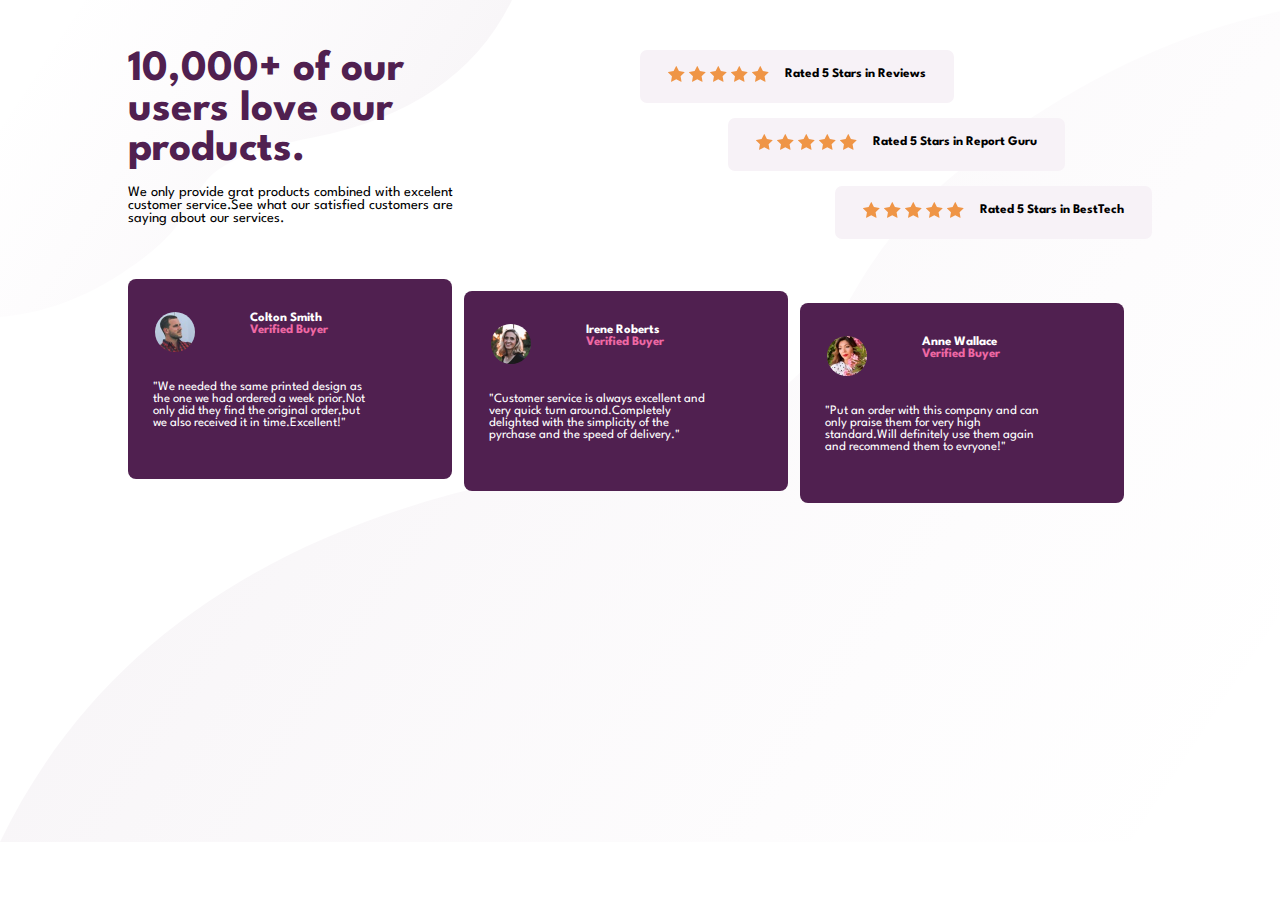
<file: atelier1/index.html>
<!DOCTYPE html>
<html lang="en">
<head>
    <meta charset="UTF-8">
    <meta name="viewport" content="width=device-width, initial-scale=1.0">
    <title>Document</title>
    <link rel="stylesheet" href="premier.css">
      <link href="https://fonts.googleapis.com/css2?family=Spartan:wght@400;500;700&display=swap" rel="stylesheet">
</head>
<body>
    <div class="contenue">
        <div class="top">
            <div class="a">
                          <h1>10,000+ of our<br> users love our <br>products.</h1>
                          <p>We only provide grat products combined with excelent<br>
                            customer service.See what our satisfied customers are <br>
                            saying about our services. </p>
            </div>
           <div class="b">
               <div class="b1 stars">
                  
                      <div class="b3">
                                    <img src="icon-star.svg" alt="image">
                                    <img src="icon-star.svg" alt="image">
                                    <img src="icon-star.svg" alt="image">
                                    <img src="icon-star.svg" alt="image">
                                    <img src="icon-star.svg" alt="image">
                        </div> 
                        <div class="t">
                                    <h3>Rated 5 Stars in Reviews</h3>
                        </div>
                   </div>

               
               <div class="b11 stars">
                
                   <div class="b3">
                                 <img src="icon-star.svg" alt="image">
                                 <img src="icon-star.svg" alt="image">
                                 <img src="icon-star.svg" alt="image">
                                 <img src="icon-star.svg" alt="image">
                                 <img src="icon-star.svg" alt="image">
                     </div> 
                     <div class="t">
                                 <h3>Rated 5 Stars in Report Guru</h3>
                     </div>
                

            </div>
            <div class="b111 stars">
                
                   <div class="b3">
                                 <img src="icon-star.svg" alt="image">
                                 <img src="icon-star.svg" alt="image">
                                 <img src="icon-star.svg" alt="image">
                                 <img src="icon-star.svg" alt="image">
                                 <img src="icon-star.svg" alt="image">
                     </div> 
                     <div class="t">
                                  <h3>Rated 5 Stars in BestTech</h3>
                     </div>
                

            </div>  
        </div> 

           </div>
        
        <div class="bottom">
            <div class="poste">
                <div class="colton">
              <div class="profile">
                 <img class="img"  src="image-colton.jpg"  alt="image"  width="50px" height="50px">          
               <div class="smith">   
                 <h3>Colton Smith</h3>   
                 <h4>Verified Buyer</h4>
               </div>          
                </div>
                  <p class="para">"We needed the same printed design as<br> the one we had ordered a week prior.Not <br>only did they find the original order,but<br>we also received it in time.Excellent!"</p>  
              
                 </div>
                
          
                <div class="irene">
                  <div class="profile">
                 <img class="img" src="image-irene.jpg"  alt="image" width="50px" height="50px">          
                 <div class="smith">
                  <h3>Irene Roberts</h3>   
                  <h4>Verified Buyer</h4>
                 </div>
                </div>
               
                  <p class="para">"Customer service is always excellent and<br>very quick turn around.Completely<br>delighted with the simplicity of the<br>pyrchase and the speed of delivery." </p>
               
            
                 </div>
                 <div class="anne">
                  <div class="profile">
                   <img class="img" src="image-anne.jpg"  alt="image"  width="50px" height="50px">          
                   <div class="smith">
       
                  <h3>Anne Wallace</h3>   
                  <h4>Verified Buyer</h4>
                 </div>
                </div>
                   <p class="para">"Put an order with this company and can<br>only praise them for very high<br>standard.Will definitely use them again<br>and recommend them to evryone!"</p>  
               
            
                 </div>
              
                </div>
        </div>
    </div>

     
    
</body>
</html>
</file>
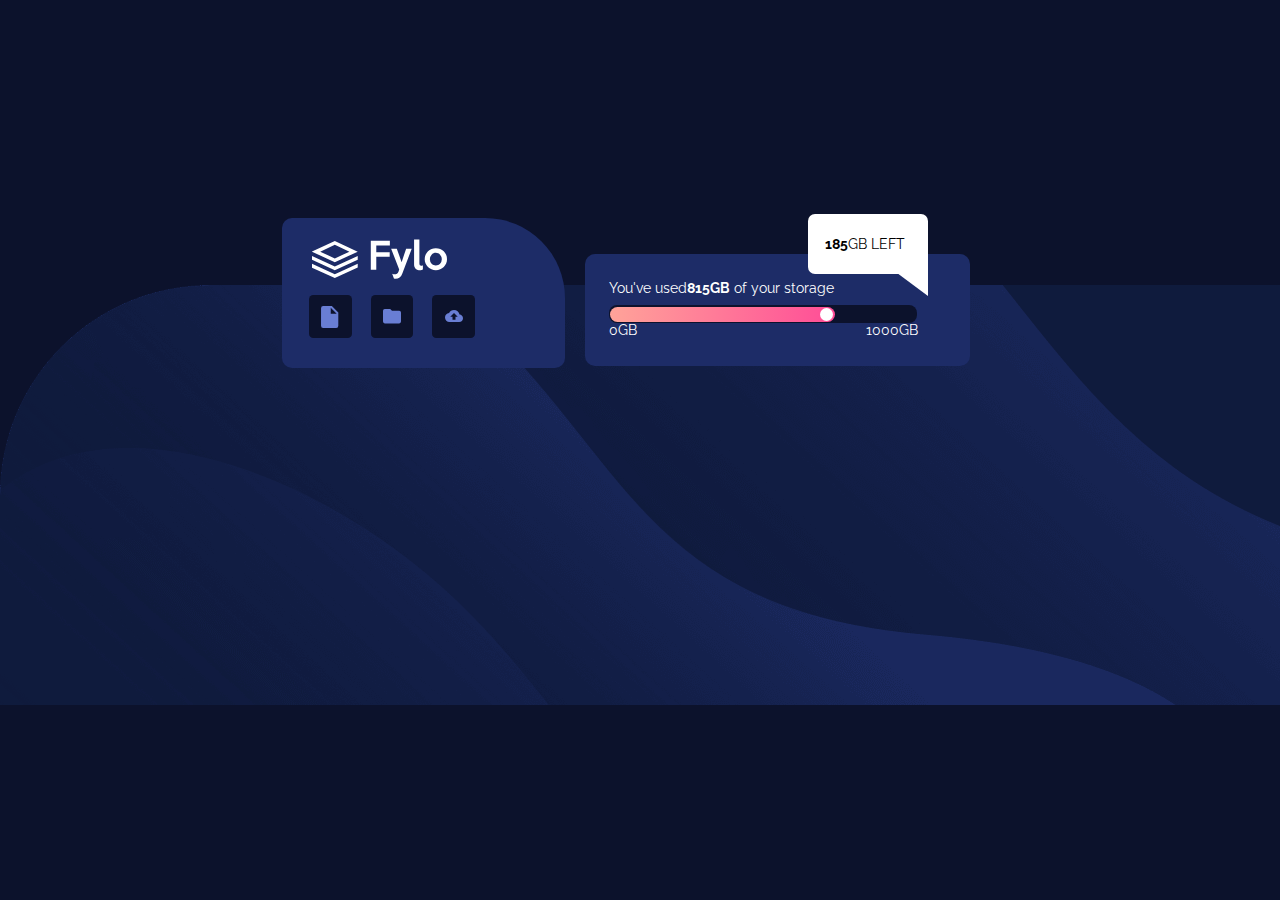
<file: atelier2/index.html>
<!DOCTYPE html>
<html lang="en">
<head>
    <meta charset="UTF-8">
    <meta name="viewport" content="width=device-width, initial-scale=1.0">
    <title>Document</title>
    <link rel="stylesheet" href="atelier3.css"> 
    <link href="https://fonts.googleapis.com/css2?family=Raleway:wght@400;700&display=swap" rel="stylesheet">
</head>
<body>
   <div class="a">
    <div class="fylo">
        <img src="logo.svg" alt="LOGO" class="logo-fylo">
        <div class="care">
            <button class="doc"></button>
            <button class="fold"></button>
            <button class="upl"></button>
       
    </div>
</div>
    <div class="down">
        <p>You've used<strong>815GB</strong> of your storage</p>
        <div class="border">
                   <div class="border1">
                    <div class="cercle"></div>
                   </div>
        </div>
        <div class="para">
            <p class="GB">0GB</p>
            <P class="TB">1000GB</P>
        </div>

    </div>
   </div>
    <div class="gb">
        <p class="black"><strong>185</strong>GB LEFT</p>
        <div class="tri"></div>
    </div>
</body>
</html>
</file>
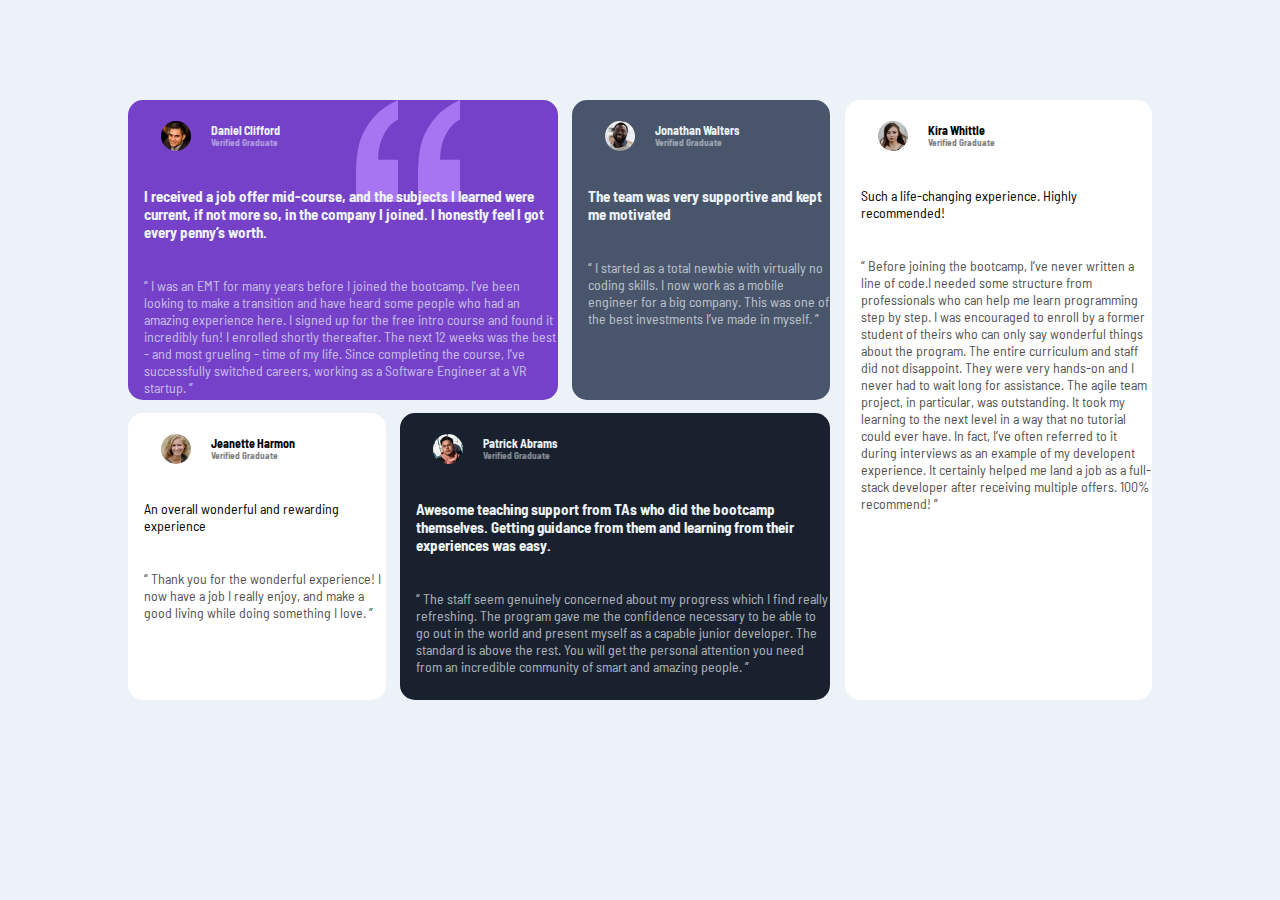
<file: atelier3/index.html>
<!DOCTYPE html>
<html lang="en">
<head>
    <meta charset="UTF-8">
    <meta name="viewport" content="width=device-width, initial-scale=1.0">
    <title>Document</title>
    <link rel="stylesheet" href="3.css">
    <link href="https://fonts.googleapis.com/css2?family=Barlow+Semi+Condensed:wght@100;500&display=swap" rel="stylesheet">
</head>
<body>
    <section>
             <div class="a" >
                 <div class="top">
                                  <div class="daniel">
                                                <div class="premier">    
                                                       <img class="image"  src="image-daniel.jpg" alt="daniel">
                                                 <div class="ab">     
                                                       <h2>Daniel Clifford</h2>
                                                       <h3 class="titre">Verified Graduate</h3>
                                                    </div> 
                                                    </div>        
                                                       <p class="para"> I received a job offer mid-course, and the subjects I learned were current, if not more so, 
                                                        in the company I joined. I honestly feel I got every penny’s worth.</p>
                                                       <p class="para1">“ I was an EMT for many years before I joined the bootcamp. I’ve been looking to make a 
                                                        transition and have heard some people who had an amazing experience here. I signed up 
                                                        for the free intro course and found it incredibly fun! I enrolled shortly thereafter. 
                                                        The next 12 weeks was the best - and most grueling - time of my life. Since completing 
                                                        the course, I’ve successfully switched careers, working as a Software Engineer at a VR startup. ”</p>

                                  </div>
                                  <div class="walter">
                                                <div class="premier">  
                                                       <img class="image"  src="image-jonathan.jpg" alt="walter">
                                                       <div class="ab">  
                                                       <h2>Jonathan Walters</h2>
                                                        <h3 class="titre">Verified Graduate</h3>
                                              </div>
                                            </div>


                                                        <p class="para">The team was very supportive and kept me motivated</p>
                                                        <p class="para1">“ I started as a total newbie with virtually no coding skills. I now work as a mobile engineer 
                                                          for a big company. This was one of the best investments I’ve made in myself. ”</p>

                                  </div>

                 </div>
                 <div class="boutom">
                                 <div class="harmon">
                                             <div class="premier"> 
                                                      <img class="image" src="image-jeanette.jpg" alt="harmon" >
                                                      <div class="ab">  
                                                      <h2 class="ti">Jeanette Harmon</h2>
                                                      <h3 class="ta">Verified Graduate</h3>
                                             </div>
                                            </div>


                                                      <p class="para3">An overall wonderful and rewarding experience</p>
                                                      <p class="para2">“ Thank you for the wonderful experience! I now have a job I really enjoy, and make a good living 
                                                       while doing something I love. ”</p>  

                                 </div>
                                <div class="abram">
                                             <div class="premier"> 
                                                       <img class="image" src="image-patrick.jpg" alt="abram">
                                                       <div class="ab">  
                                                       <h2>Patrick Abrams</h2>
                                                       <h3 class="titre">Verified Graduate</h3>
                                             </div>
                                            </div>

                                                      <p class="para">Awesome teaching support from TAs who did the bootcamp themselves. Getting guidance from them and 
                                                       learning from their experiences was easy.</p>
                                                      <p class="para1">“ The staff seem genuinely concerned about my progress which I find really refreshing. The program 
                                                       gave me the confidence necessary to be able to go out in the world and present myself as a capable 
                                                       junior developer. The standard is above the rest. You will get the personal attention you need from 
                                                       an incredible community of smart and amazing people. ”</p>
                        
                                </div>

                 </div>
             

                </div> 
            <div class="b">
                <div class="premier"> 
                                      <img class="image" src="image-kira.jpg" alt="kira">
                                      <div class="ab">  
                                      <h2 class="ti">Kira Whittle</h2>
                                      <h3 class="ta">Verified Graduate</h3>
                     </div>   
                    </div>             

                                      <p class="para3">Such a life-changing experience. Highly recommended!</p>
                                      <p class="para2">“ Before joining the bootcamp, I’ve never written a line of code.I needed some structure from 
                                      professionals who can help me learn programming step by step. I was encouraged to enroll by a former 
                                      student of theirs who can only say wonderful things about the program. The entire curriculum and staff 
                                      did not disappoint. They were very hands-on and I never had to wait long for assistance. The agile team 
                                      project, in particular, was outstanding. It took my learning to the next level in a way that no tutorial 
                                      could ever have. In fact, I’ve often referred to it during interviews as an example of my developent 
                                      experience. It certainly helped me land a job as a full-stack developer after receiving multiple offers. 
                                      100% recommend! ”</p>

            </div>   

    </section>
    
    
</body>
</html>
</file>
<file: atelier1/premier.css>
*{
    margin: 0;
    padding: 0;
}

.a, .b{
    width: 50%;

}
body{
    background: url(bg-pattern-bottom-desktop.svg) , url(bg-pattern-top-desktop.svg) ;
    background-position: right bottom !important, left top !important;
    background-repeat: no-repeat, no-repeat;
    background-size: 106%, 40%;
    font-family: 'Spartan',sans-serif;
    font-size: 15px;

}

.t{
    margin-left: 16px;
    font-size: .7rem;
}

.contenue{
    width: 80%;
    margin: 0 auto;
}
.top{
    display: flex;
    justify-content: space-between;
    margin-top:50px;
   

}
.top h1 {
    font-size: 2.7rem;
    margin-bottom: 1rem;
    color: hsl(300, 43%, 22%);
}
.top p{
    font-size: .9rem;
}

.b{
    DISPLAY: FLEX;
    FLEX-DIRECTION: column;
}

.b3{
   margin-top: -2px;
}
.b1{
    display: flex;
    align-self: flex-start;
}

.b11,.b111{
    margin-top: 15px;

}

.stars{
    padding: 18px 28px;
    border-radius: 7px;
    background-color: hsl(300, 24%, 96%);
}
.b11{
    display: flex;
    align-self: center;
}
.b111{
    display: flex;
    align-self: flex-end;
}   
.bottom{

    width: 100%;
    margin-top: 40px;
    margin-bottom: 10px;
} 
.poste{
    display: flex;
}
.colton{
    background-color:  hsl(300, 43%, 22%);
    border-radius: 8px;
    width: 324px;
    height: 200px;
    margin-right:12px;
   
}
.irene{
    background-color:  hsl(300, 43%, 22%);
    border-radius: 8px;
    width: 324px;
    height: 200px;
    margin-top: 12px;
    margin-right:12px;
   
}
.anne{
    background-color:  hsl(300, 43%, 22%);
    border-radius: 8px;
    width: 324px;
    height: 200px;
    margin-top: 24px;
    
}
.img{
width: 40px;
height: 40px;
border-radius: 50%;
}
.profile{
    display: flex;
    justify-content: space-around;
    width: 70%;
    margin-top: 33px;
}

.smith h3{
    color: white;
    font-size: .8rem;
}
.smith h4{
color: hsl(333, 80%, 67%);
font-size: .8rem;
}
.para{
    color: white;
    margin-top: 29px;
    padding-left: 25px;
    font-size: .8rem;
}
@media (max-width:948px){
    .t{
        display: block;
        margin-left: 0px !important;
        font-size: .7rem;
    }
    .b1, .stars{
        display:block;
        align-self: center;
        justify-content: center;
        width: 260px;
    }
    .b11, .stars{
        display: block;
        align-self: center;
    }
    .b111, .stars{
        display: block;
        align-self: center;
    }
    .b3{
        display: inline-block;
        margin-top: -5px;
        margin-left: -5px;
        
     }
}
@media (max-width:628px){
    .contenue{
        width: 100%;
        
    }
    .a, .b{
        width: 100%;
        text-align: center;
    
    }
    .top{
        display: block;
        justify-content: space-between;
        margin-top:50px;
    }
    .poste{
        display: block;
        justify-content: center;
        
    }
    .a p{
        margin-bottom: 12px;
    }
    .bottom{

        width: 100%;
        margin-bottom: 45px;
        
    }
    .irene{
        background-color:  hsl(300, 43%, 22%);
        border-radius: 8px;
        width: 324px;
        height: 200px;
        margin-left: auto;
        margin-right: auto;
    }
    .colton{
        background-color:  hsl(300, 43%, 22%);
        border-radius: 8px;
        width: 324px;
        height: 200px;
        margin-left: auto;
        margin-right: auto;
    }
    .anne{
        background-color:  hsl(300, 43%, 22%);
        border-radius: 8px;
        width: 324px;
        height: 200px;
        margin-left: auto;
        margin-right: auto;
        
    }
    .profile {
        display: flex;
        flex-direction: row;
        justify-content: space-around;
        width: 70%;
        padding-top: 29px;
    }
    body{
        background: url(bg-pattern-bottom-desktop.svg) , url(bg-pattern-top-desktop.svg) ;
        background-position: right bottom !important, left top !important;
        background-repeat: no-repeat, no-repeat;
        background-size: 0px, 40%;
             
    }
 

  
    
}
</file>
<file: atelier2/atelier3.css>
*{
    margin: 0;
    padding: 0;
}
body{
width: 100%;
background-color: hsl(229, 57%, 11%);
background-image: url(bg-desktop.png);
background-repeat:no-repeat ;
background-position-y: 285px;
font-family: 'Raleway';
font-size: 14px;


}
.fylo{
    background-color: hsl(228, 56%, 26%);
    width: 283px;
    height: 150px;
    margin-top: 218px;
    margin-left: 282px;
    border-top-right-radius: 80px !important;
    border-radius: 10px;
    margin-right: 20px;
}
.logo-fylo{
    margin-top: 21px;
    margin-left: 30px;
}

.care{
    margin-top: 13px;
}
.down{
    width: 385px;
    height: 112px;
    background-color: hsl(228, 56%, 26%);
    margin-top: 254px;
    border-radius: 10px;
}
.border{
    width: 80%;
    HEIGHT: 15px;
    background-color: hsl(229, 57%, 11%);
    border-radius: 8px;
    padding-top: 3px;
    margin-top: 9px;
    margin-left: 24px;
}
.border1{
    background-image: linear-gradient(to right, hsl(6, 100%, 80%), hsl(335, 100%, 65%));
    width: 73%;
    HEIGHT: 15px;
    border-radius: 8px;
    margin-left: 1px;
    margin-top: -1.5px;
}
.cercle{
    background-color: white;
    border-radius: 50%;
    width: 13px;
    height: 13px;
    float: right;
    margin-top: 1px;
    margin-right: 2px;
}

.a{
 display: flex;   
}
.care button{
    background-color:hsl(229, 57%, 11%) ;
    padding: 1.6em;
    border-radius: 10%;
    margin-right: -12px;
    margin-left: 27px;
    border:none;
 
}
.doc,.fold,.upl{
    background-position: center;
    background-repeat: no-repeat;
}
.doc{
    background-image: url(icon-document.svg);
    background-size: 18px;
}
.fold{
    background-image: url(icon-folder.svg);
    background-size: 18px;
}
.upl{
    background-image: url(icon-upload.svg);
    background-size: 18px;
}
.down p{
    margin-top: 26px;
    margin-left: 24px;
   
}
.para{
    display: flex;
    margin-top: -27px;
}
.GB{
    margin-right: 205px;
   
}
.gb{
    height: 60px;
    width: 120px;
    background-color: white;
    margin-left: 808px;
    margin-top: -154px;
    position: absolute;
    border-radius: 7px;
}
.tri{
    background-color: white;
    clip-path: polygon(0 0, 100% 100%, 100% 0);
    width: 39px;
    height: 29px;
    margin-top: 15px;
    margin-left: 81px;
}
P{
    margin-top: 22px;
    margin-left: 17px;
    color: white;
}
.GB, .TB{
    color: white;
}
.black{
    color: black;
}
@media (max-width:997px){
    body{
        width: 50%;
        background-image: url(bg-mobile.png);
        background-repeat: no-repeat;
        font-family: 'Raleway';
        font-size: 14px;
        background-size: 200rem;
        background-position-y: center;
    }
    
    .a{
        width: 100%;
        display: block;   
       }
       .fylo{
        background-color: hsl(228, 56%, 26%);
        width: 579px;
        height: 290px;
        margin-left: 31px;
        border-top-right-radius: 119px !important;
        border-radius: 10px;
        margin-right: 20px;
    }
    .logo-fylo {
        margin-top: 44px;
        margin-left: 69px;
        width: 263px;
    }
    .care {
        margin-top: 40px;
        margin-left: 47px;
    }
    .care button {
        background-color: hsl(229, 57%, 11%);
        padding: 3.6em;
        border-radius: 10%;
    }
    .doc {
        background-image: url(icon-document.svg);
        background-size: 51px;
    }
    .fold {
        background-image: url(icon-folder.svg);
        background-size: 69px;
    }
    .upl {
        background-image: url(icon-upload.svg);
        background-size: 73px;
    }
    .down {
        width: 591px;
        height: 199px;
        background-color: hsl(228, 56%, 26%);
        margin-top: 30px;
        border-radius: 10px;
        margin-left: 26px;
        font-size: 28px;
        padding-top: 27px;
    }
    .border {
        margin-top: 36px;
        margin-left: 54px;
    }
    .down p {
        margin-left: 0px;
        text-align: center;
    }
    .GB {
        margin-right: 335px;
        margin-left: 49px !important;
    }
    .gb {
        height: 112px;
        width: 259px;
        background-color: white;
        margin-left: 192px;
        margin-top: -27px;
        position: absolute;
        border-radius: 7px;
    }
    .tri{
        width: 0px;
        height: 0px;
    }
    P {
        margin-top: 47px;
        margin-left: 52px;
        font-size: 30px;
        color: white;
    }

}
</file>
<file: atelier3/3.css>
*{
    margin: 0%;
    padding: 0%;
}
body{

height:800px ;
background-color:hsl(210, 46%, 95%);
font-size: 14px;
font-family: 'Barlow Semi Condensed';
}
section{
    
    
    width: 80%;
    height:600px ;
    display: flex;
    flex-direction: row;
    margin: 100px auto;
   

}
.a{
width: 70%;

height: 600px;


}
.top{
    width: 100%;
    height: 300px;

    display: flex;
    flex-direction: row;
  

}
.boutom{
    width: 100%;
    height: 300px;

    display: flex;
    flex-direction: row;
}
.b{
    width: 30%;
    height: 600px;
    background-color: hsl(0, 0%, 100%);
     border-radius: 15px;
}
.daniel{
    width: 60%;
    background-color:hsl(263, 55%, 52%);
    border-radius: 15px;
    margin-right: 14px;
    background-image: url(bg-pattern-quotation.svg);
    background-repeat: no-repeat;
    background-position: 70%  0;
   
}
.walter{
    background-color:hsl(217, 19%, 35%);
    width: 36%;
    border-radius: 15px;
    
}
.harmon{

    width: 36%;
    margin-top: 13px;
    background-color:hsl(0, 0%, 100%);

    border-radius: 15px;
}
.abram{
    width:60%;
    background-color: hsl(219, 29%, 14%);
    margin-left: 14px;
    margin-top: 13px;
    border-radius: 15px;
}


.premier{
    display: flex;    
}
.ab{
    font-size: 8px;
    margin-left: 20px;
    margin-top: 23px;
    color: hsl(210, 46%, 95%);
}
.image{
    width: 30px;
    height: 30px;
    border-radius:50% ;
    margin-top: 21px;
    margin-left: 33px;
}
p{
    margin-left: 16px;
    margin-top: 36px;
   
}
.para{
    font-size: 15px;
    font-weight: bold;
    color: hsl(210, 46%, 95%);
    
}
.para1{
    color: hsl(210, 46%, 95%);
    opacity: 70%;
}
.titre{
    opacity: 50%;
}
.para2{
    color: black;
    opacity: 70%;
}
.ti{
    color: black;
}
.ta{
    color: black;
    opacity: 50%;
}
@media (max-width:1136px){

    section{
    
        display: block;
    }
    .a{
        width: 90%;    
        height: auto;  
    }
   
    .b{
        width: 90%;
        height: auto;
    }

}
@media (max-width:886px){

    .top{
        width: 100%;
        height: auto;
    
        display: block;
        flex-direction: row;
      
    
    }
    .boutom{
        width: 100%;
        height: auto;
    
        display: block;
        flex-direction: row;
    }
    .daniel{
        width: 100%;
        margin-bottom: 12px;
       
    }
    .walter{
        width: 100%;
  
    }
    .harmon{
    
        width: 100%;
    }
    .abram{
        width:100%;
        margin-left: 0px;
    }
    .b{
        margin-top: 12px;
    }
}
</file>
